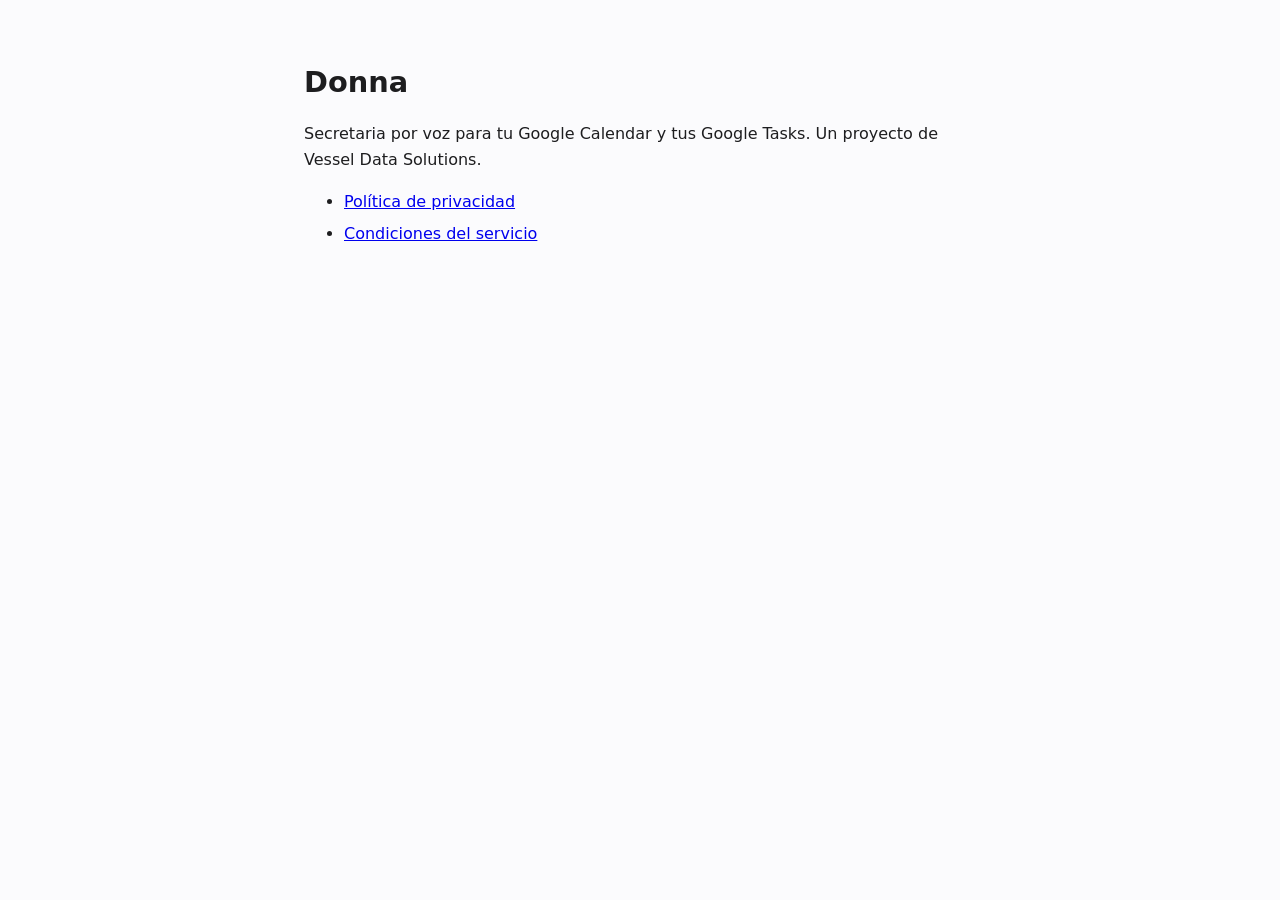
<file: index.html>
<!DOCTYPE html>
<html lang="es">
<head>
<meta charset="utf-8">
<meta name="viewport" content="width=device-width, initial-scale=1">
<title>Donna</title>
<link rel="stylesheet" href="estilo.css">
</head>
<body>
<h1>Donna</h1>
<p>Secretaria por voz para tu Google Calendar y tus Google Tasks. Un proyecto de Vessel Data Solutions.</p>
<ul>
  <li><a href="privacidad.html">Política de privacidad</a></li>
  <li><a href="terminos.html">Condiciones del servicio</a></li>
</ul>
</body>
</html>
</file>
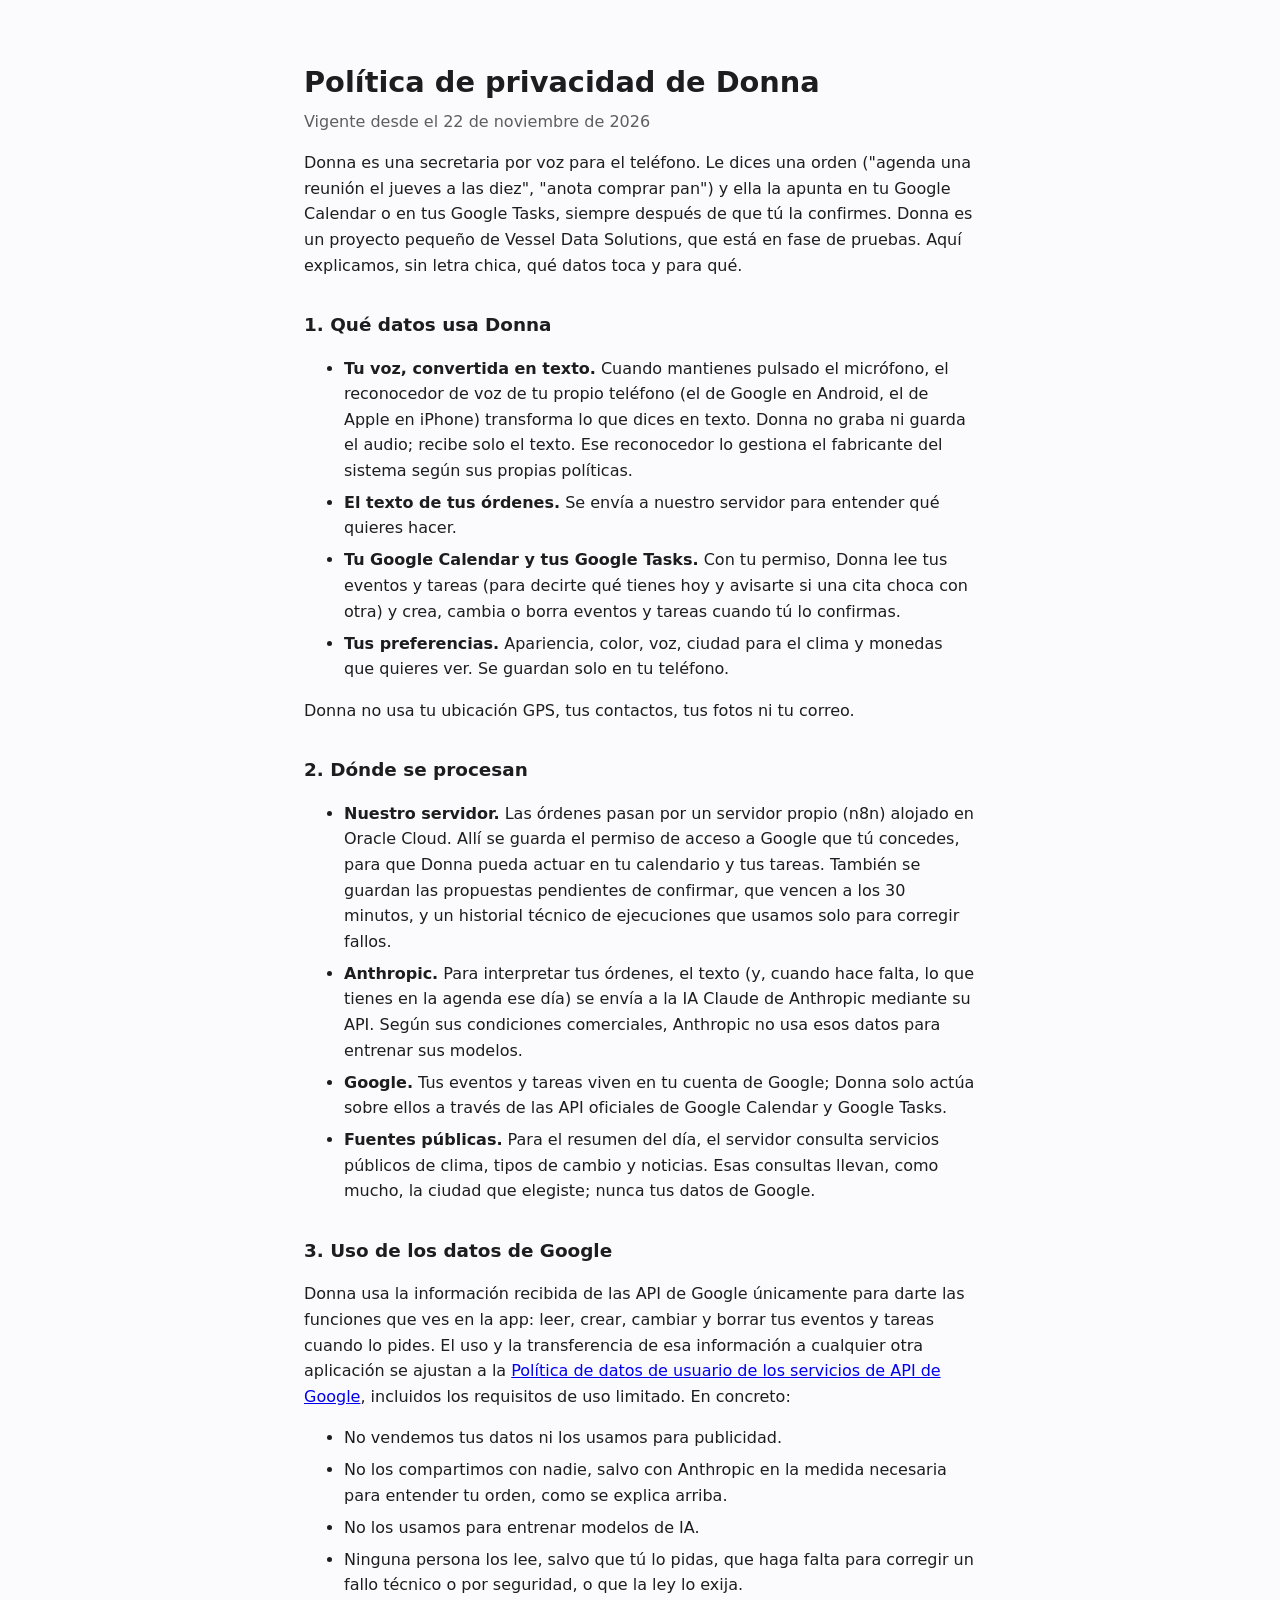
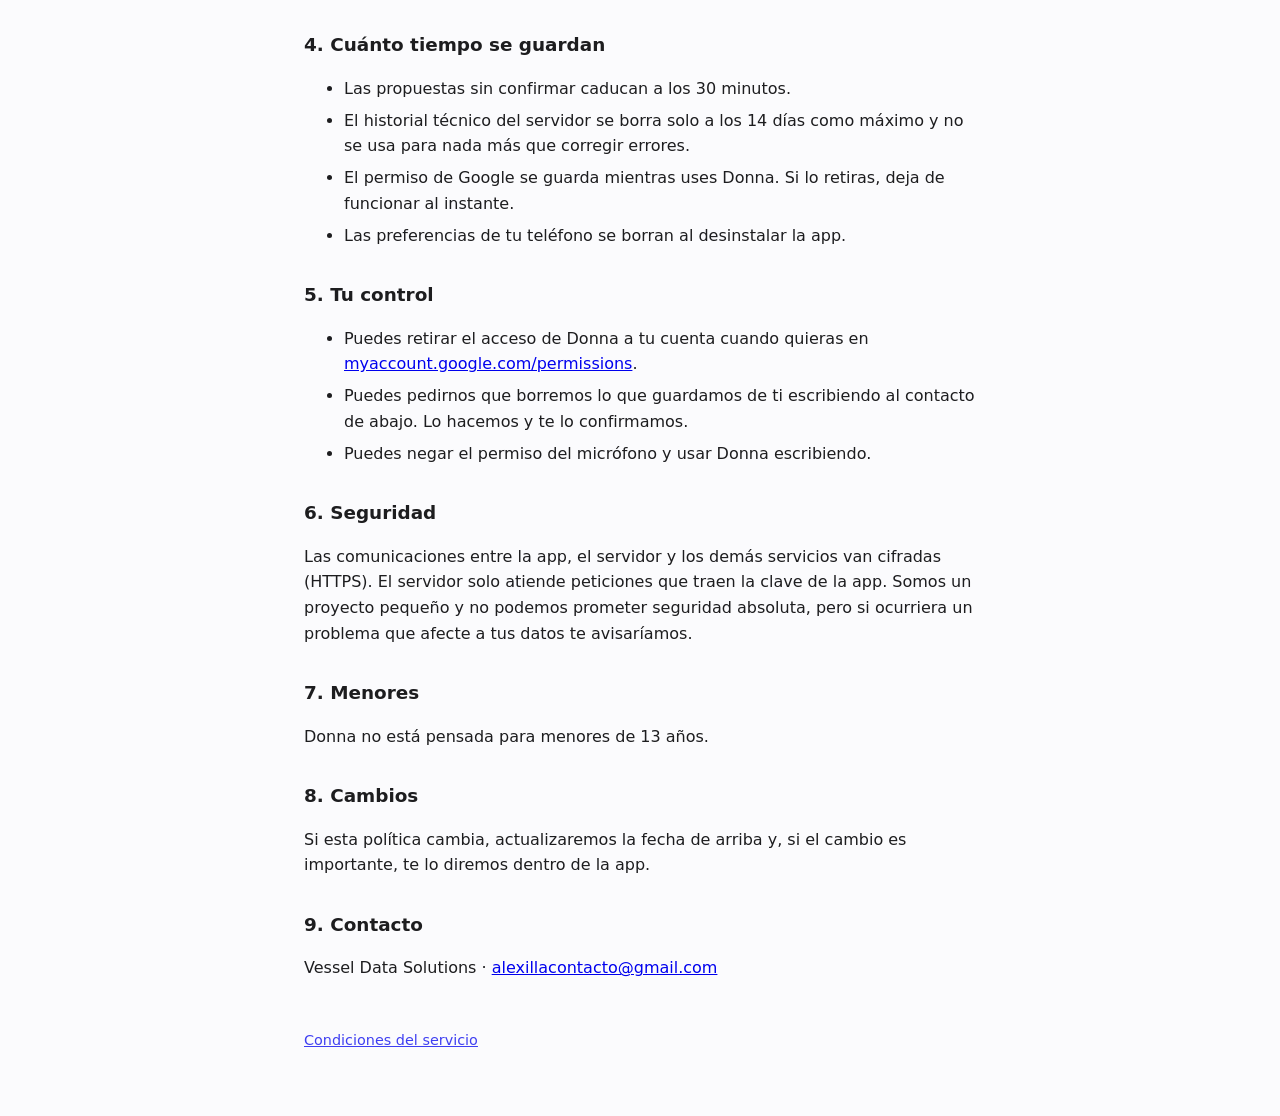
<file: privacidad.html>
<!DOCTYPE html>
<html lang="es">
<head>
<meta charset="utf-8">
<meta name="viewport" content="width=device-width, initial-scale=1">
<title>Donna · Política de privacidad</title>
<link rel="stylesheet" href="estilo.css">
</head>
<body>
<h1>Política de privacidad de Donna</h1>
<p class="fecha">Vigente desde el 22 de noviembre de 2026</p>

<p>Donna es una secretaria por voz para el teléfono. Le dices una orden ("agenda una reunión el jueves a las diez", "anota comprar pan") y ella la apunta en tu Google Calendar o en tus Google Tasks, siempre después de que tú la confirmes. Donna es un proyecto pequeño de Vessel Data Solutions, que está en fase de pruebas. Aquí explicamos, sin letra chica, qué datos toca y para qué.</p>

<h2>1. Qué datos usa Donna</h2>
<ul>
  <li><strong>Tu voz, convertida en texto.</strong> Cuando mantienes pulsado el micrófono, el reconocedor de voz de tu propio teléfono (el de Google en Android, el de Apple en iPhone) transforma lo que dices en texto. Donna no graba ni guarda el audio; recibe solo el texto. Ese reconocedor lo gestiona el fabricante del sistema según sus propias políticas.</li>
  <li><strong>El texto de tus órdenes.</strong> Se envía a nuestro servidor para entender qué quieres hacer.</li>
  <li><strong>Tu Google Calendar y tus Google Tasks.</strong> Con tu permiso, Donna lee tus eventos y tareas (para decirte qué tienes hoy y avisarte si una cita choca con otra) y crea, cambia o borra eventos y tareas cuando tú lo confirmas.</li>
  <li><strong>Tus preferencias.</strong> Apariencia, color, voz, ciudad para el clima y monedas que quieres ver. Se guardan solo en tu teléfono.</li>
</ul>
<p>Donna no usa tu ubicación GPS, tus contactos, tus fotos ni tu correo.</p>

<h2>2. Dónde se procesan</h2>
<ul>
  <li><strong>Nuestro servidor.</strong> Las órdenes pasan por un servidor propio (n8n) alojado en Oracle Cloud. Allí se guarda el permiso de acceso a Google que tú concedes, para que Donna pueda actuar en tu calendario y tus tareas. También se guardan las propuestas pendientes de confirmar, que vencen a los 30 minutos, y un historial técnico de ejecuciones que usamos solo para corregir fallos.</li>
  <li><strong>Anthropic.</strong> Para interpretar tus órdenes, el texto (y, cuando hace falta, lo que tienes en la agenda ese día) se envía a la IA Claude de Anthropic mediante su API. Según sus condiciones comerciales, Anthropic no usa esos datos para entrenar sus modelos.</li>
  <li><strong>Google.</strong> Tus eventos y tareas viven en tu cuenta de Google; Donna solo actúa sobre ellos a través de las API oficiales de Google Calendar y Google Tasks.</li>
  <li><strong>Fuentes públicas.</strong> Para el resumen del día, el servidor consulta servicios públicos de clima, tipos de cambio y noticias. Esas consultas llevan, como mucho, la ciudad que elegiste; nunca tus datos de Google.</li>
</ul>

<h2>3. Uso de los datos de Google</h2>
<p>Donna usa la información recibida de las API de Google únicamente para darte las funciones que ves en la app: leer, crear, cambiar y borrar tus eventos y tareas cuando lo pides. El uso y la transferencia de esa información a cualquier otra aplicación se ajustan a la <a href="https://developers.google.com/terms/api-services-user-data-policy">Política de datos de usuario de los servicios de API de Google</a>, incluidos los requisitos de uso limitado. En concreto:</p>
<ul>
  <li>No vendemos tus datos ni los usamos para publicidad.</li>
  <li>No los compartimos con nadie, salvo con Anthropic en la medida necesaria para entender tu orden, como se explica arriba.</li>
  <li>No los usamos para entrenar modelos de IA.</li>
  <li>Ninguna persona los lee, salvo que tú lo pidas, que haga falta para corregir un fallo técnico o por seguridad, o que la ley lo exija.</li>
</ul>

<h2>4. Cuánto tiempo se guardan</h2>
<ul>
  <li>Las propuestas sin confirmar caducan a los 30 minutos.</li>
  <li>El historial técnico del servidor se borra solo a los 14 días como máximo y no se usa para nada más que corregir errores.</li>
  <li>El permiso de Google se guarda mientras uses Donna. Si lo retiras, deja de funcionar al instante.</li>
  <li>Las preferencias de tu teléfono se borran al desinstalar la app.</li>
</ul>

<h2>5. Tu control</h2>
<ul>
  <li>Puedes retirar el acceso de Donna a tu cuenta cuando quieras en <a href="https://myaccount.google.com/permissions">myaccount.google.com/permissions</a>.</li>
  <li>Puedes pedirnos que borremos lo que guardamos de ti escribiendo al contacto de abajo. Lo hacemos y te lo confirmamos.</li>
  <li>Puedes negar el permiso del micrófono y usar Donna escribiendo.</li>
</ul>

<h2>6. Seguridad</h2>
<p>Las comunicaciones entre la app, el servidor y los demás servicios van cifradas (HTTPS). El servidor solo atiende peticiones que traen la clave de la app. Somos un proyecto pequeño y no podemos prometer seguridad absoluta, pero si ocurriera un problema que afecte a tus datos te avisaríamos.</p>

<h2>7. Menores</h2>
<p>Donna no está pensada para menores de 13 años.</p>

<h2>8. Cambios</h2>
<p>Si esta política cambia, actualizaremos la fecha de arriba y, si el cambio es importante, te lo diremos dentro de la app.</p>

<h2>9. Contacto</h2>
<p>Vessel Data Solutions · <a href="mailto:CORREO_DE_CONTACTO">alexillacontacto@gmail.com</a></p>

<footer><a href="terminos.html">Condiciones del servicio</a></footer>
</body>
</html>
</file>
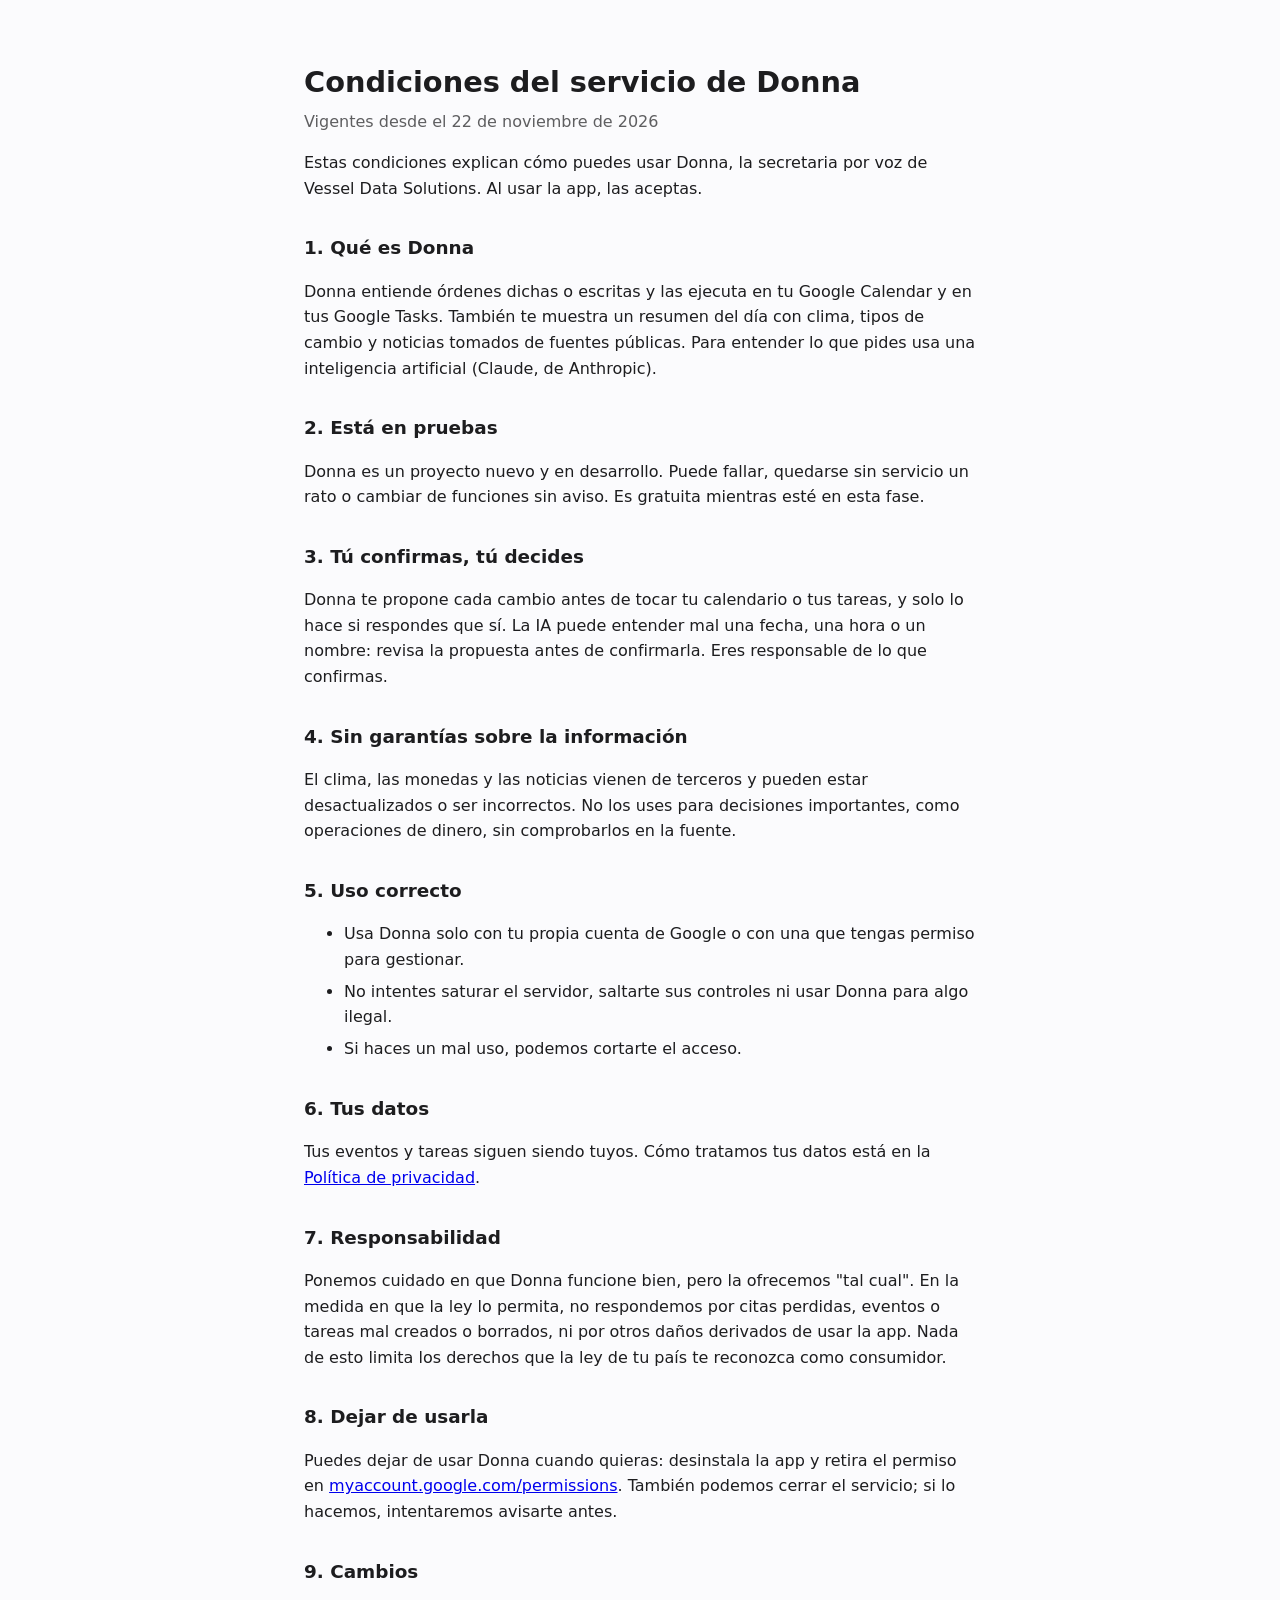
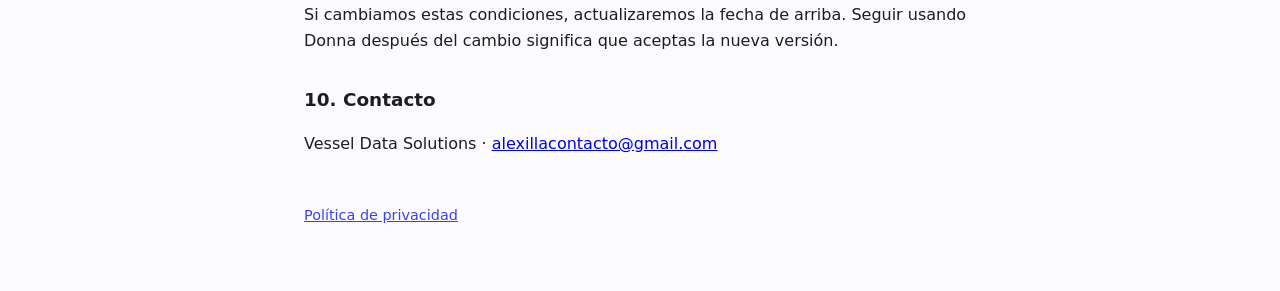
<file: terminos.html>
<!DOCTYPE html>
<html lang="es">
<head>
<meta charset="utf-8">
<meta name="viewport" content="width=device-width, initial-scale=1">
<title>Donna · Condiciones del servicio</title>
<link rel="stylesheet" href="estilo.css">
</head>
<body>
<h1>Condiciones del servicio de Donna</h1>
<p class="fecha">Vigentes desde el 22 de noviembre de 2026</p>

<p>Estas condiciones explican cómo puedes usar Donna, la secretaria por voz de Vessel Data Solutions. Al usar la app, las aceptas.</p>

<h2>1. Qué es Donna</h2>
<p>Donna entiende órdenes dichas o escritas y las ejecuta en tu Google Calendar y en tus Google Tasks. También te muestra un resumen del día con clima, tipos de cambio y noticias tomados de fuentes públicas. Para entender lo que pides usa una inteligencia artificial (Claude, de Anthropic).</p>

<h2>2. Está en pruebas</h2>
<p>Donna es un proyecto nuevo y en desarrollo. Puede fallar, quedarse sin servicio un rato o cambiar de funciones sin aviso. Es gratuita mientras esté en esta fase.</p>

<h2>3. Tú confirmas, tú decides</h2>
<p>Donna te propone cada cambio antes de tocar tu calendario o tus tareas, y solo lo hace si respondes que sí. La IA puede entender mal una fecha, una hora o un nombre: revisa la propuesta antes de confirmarla. Eres responsable de lo que confirmas.</p>

<h2>4. Sin garantías sobre la información</h2>
<p>El clima, las monedas y las noticias vienen de terceros y pueden estar desactualizados o ser incorrectos. No los uses para decisiones importantes, como operaciones de dinero, sin comprobarlos en la fuente.</p>

<h2>5. Uso correcto</h2>
<ul>
  <li>Usa Donna solo con tu propia cuenta de Google o con una que tengas permiso para gestionar.</li>
  <li>No intentes saturar el servidor, saltarte sus controles ni usar Donna para algo ilegal.</li>
  <li>Si haces un mal uso, podemos cortarte el acceso.</li>
</ul>

<h2>6. Tus datos</h2>
<p>Tus eventos y tareas siguen siendo tuyos. Cómo tratamos tus datos está en la <a href="privacidad.html">Política de privacidad</a>.</p>

<h2>7. Responsabilidad</h2>
<p>Ponemos cuidado en que Donna funcione bien, pero la ofrecemos "tal cual". En la medida en que la ley lo permita, no respondemos por citas perdidas, eventos o tareas mal creados o borrados, ni por otros daños derivados de usar la app. Nada de esto limita los derechos que la ley de tu país te reconozca como consumidor.</p>

<h2>8. Dejar de usarla</h2>
<p>Puedes dejar de usar Donna cuando quieras: desinstala la app y retira el permiso en <a href="https://myaccount.google.com/permissions">myaccount.google.com/permissions</a>. También podemos cerrar el servicio; si lo hacemos, intentaremos avisarte antes.</p>

<h2>9. Cambios</h2>
<p>Si cambiamos estas condiciones, actualizaremos la fecha de arriba. Seguir usando Donna después del cambio significa que aceptas la nueva versión.</p>

<h2>10. Contacto</h2>
<p>Vessel Data Solutions · <a href="mailto:CORREO_DE_CONTACTO">alexillacontacto@gmail.com</a></p>

<footer><a href="privacidad.html">Política de privacidad</a></footer>
</body>
</html>
</file>
<file: estilo.css>
:root { color-scheme: light dark; }
body {
  font-family: system-ui, -apple-system, "Segoe UI", Roboto, sans-serif;
  max-width: 42rem;
  margin: 0 auto;
  padding: 2.5rem 1.25rem 4rem;
  line-height: 1.6;
  color: #1d1d1f;
  background: #fbfbfd;
}
@media (prefers-color-scheme: dark) {
  body { color: #e8e8ed; background: #0b0b0c; }
  a { color: #6cb8ff; }
}
h1 { font-size: 1.8rem; margin-bottom: 0.2rem; }
h2 { font-size: 1.15rem; margin-top: 2rem; }
.fecha { opacity: 0.7; margin-top: 0; }
li { margin-bottom: 0.4rem; }
footer { margin-top: 3rem; font-size: 0.9rem; opacity: 0.75; }
</file>
